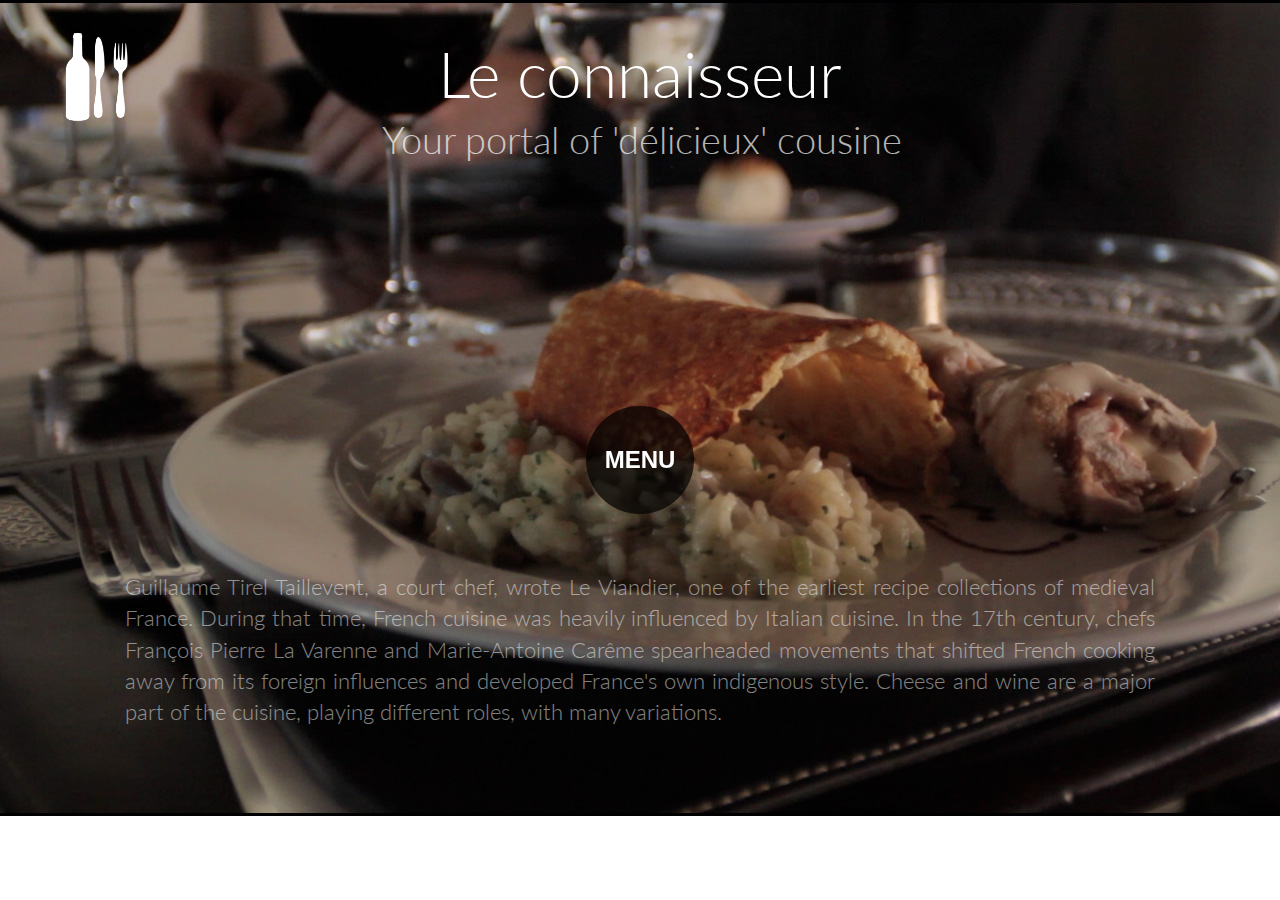
<file: index.html>
<!DOCTYPE html>
    <html lang="en" class="no-js">
        <head>
            <meta charset="UTF-8" />
            <meta http-equiv="X-UA-Compatible" content="IE=edge,chrome=1"> 
            <meta name="viewport" content="width=device-width, initial-scale=1.0"> 
            <title>C|W</title>
        
            <link rel="stylesheet" type="text/css" href="css/demo.css" />
            <link rel="stylesheet" type="text/css" href="css/component2.css" />
            <script src="js/modernizr-2.6.2.min.js"></script>
        </head>
        <body>
            <div class="container">
                <!-- Top Navigation -->
                
                <header>
                    <h1 style="font-size:4em;">Le connaisseur<span>Your portal of 'délicieux' cousine</span></h1>	
                    
                </header>
                <div class="component">
                    
                    <!-- Start Nav Structure -->
                    <button class="cn-button" id="cn-button">Menu</button>
                    <div class="cn-wrapper" id="cn-wrapper">
                        <ul>
<!--                            <li><a href="#"><span>Wines</span></a></li>-->
                            <li><a href="#"><span>Cheese</span></a></li>
                            <li><a href="wine.html"><span>Wine</span></a></li>
                            <li><a href="order.html"><span>Order</span></a></li>
                            <li><a href="reservation.php"><span>Book<br>table</span></a></li>
                            <li><a href="bookings.html"><span>Bookings</span></a></li>
                            <li><a href="contact.html"><span>Contact</span></a></li>

                         </ul>
                    </div>
                    <!-- End of Nav Structure -->
                </div>
                <section>
                    <p>Guillaume Tirel Taillevent, a court chef, wrote Le Viandier, one of the earliest recipe collections of medieval France. During that time, French cuisine was heavily influenced by Italian cuisine. In the 17th century, chefs François Pierre La Varenne and Marie-Antoine Carême spearheaded movements that shifted French cooking away from its foreign influences and developed France's own indigenous style. Cheese and wine are a major part of the cuisine, playing different roles, with many variations.</p>
                    
                </section>
            </div><!-- /container -->
            <script src="js/polyfills.js"></script>
            <script src="js/demo2.js"></script>
        </body>
    </html>
</file>
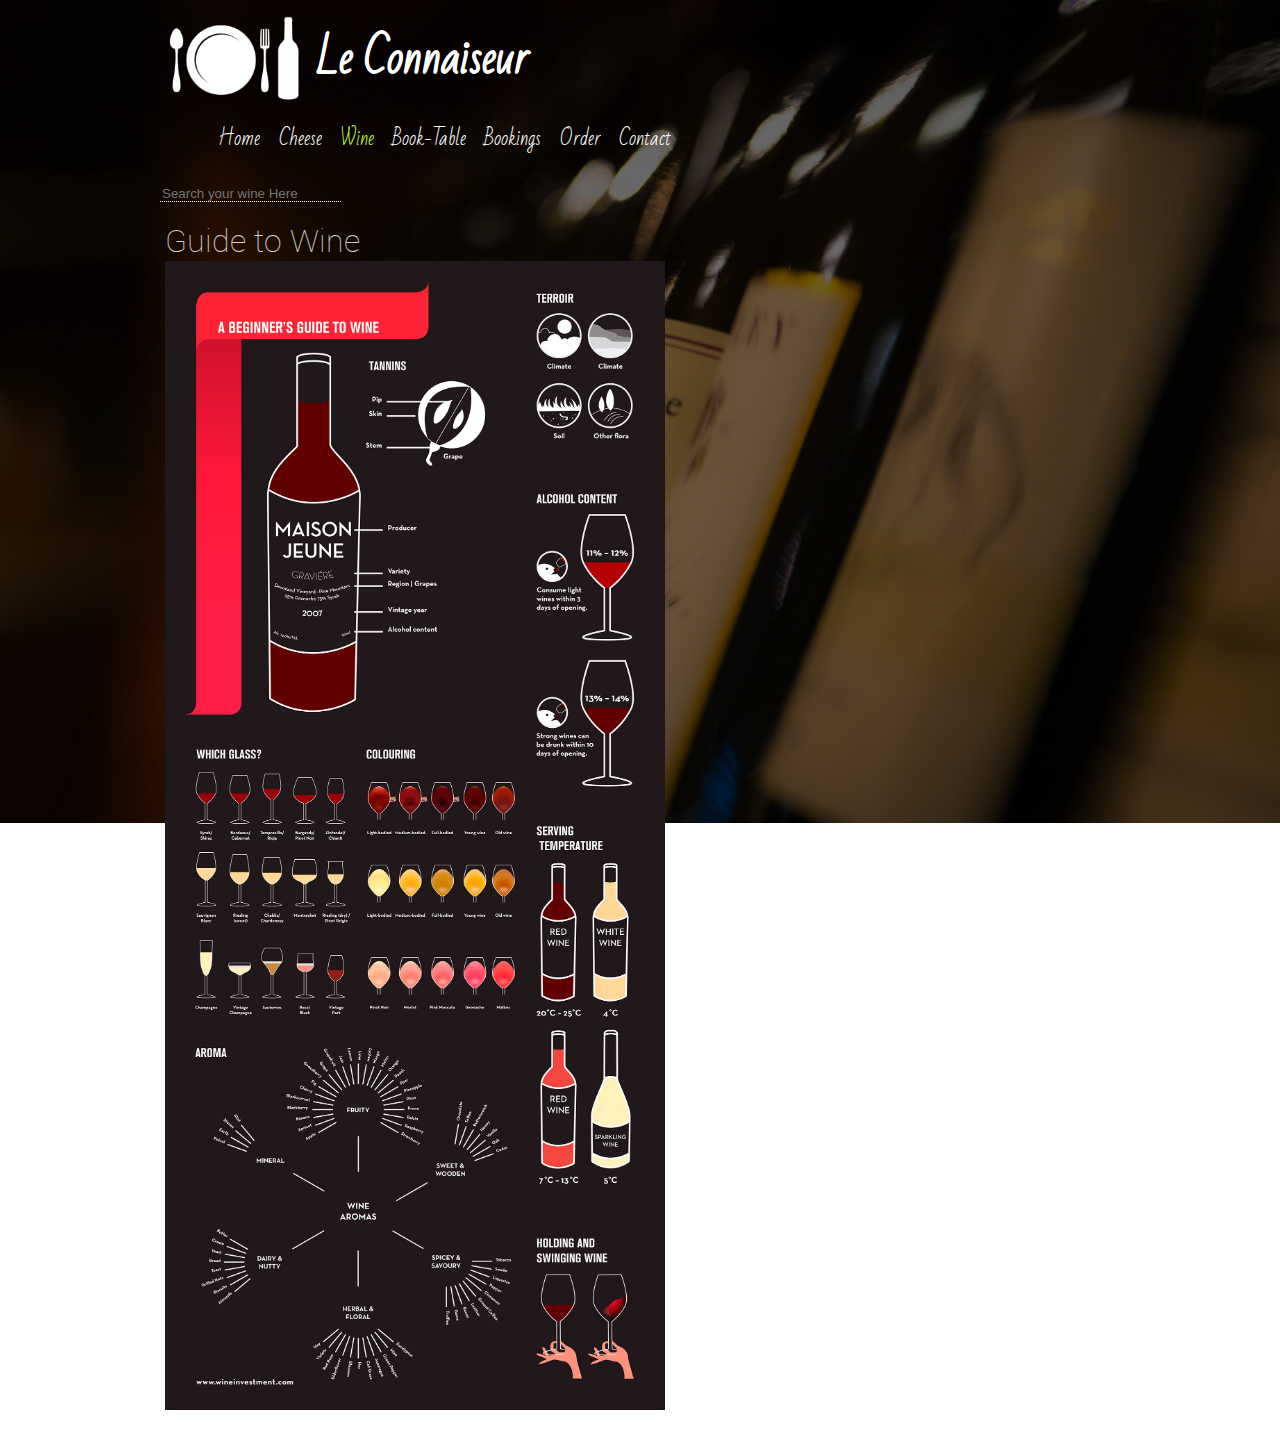
<file: wine.html>
<!DOCTYPE html>
    <html>
        <head>
            <meta charset="utf-8">
            <meta http-equiv="X-UA-Compatible" content="IE=edge,chrome=1">
            <title></title>
            <meta name="description" content="">
            <meta name="viewport" content="width=device-width">
            <link rel="stylesheet" href="css/wine.css">
            <link rel="stylesheet" href="css/960_24_col.css">
            <link rel="stylesheet" href="css/wine-bg.css">
            <!--  <link rel="stylesheet" type="text/css" href="css/icons.css"> -->
           
            
    <!--        fonts-->
         <link href='http://fonts.googleapis.com/css?family=Lato:100' rel='stylesheet' type='text/css'>
         <link href='http://fonts.googleapis.com/css?family=Bad+Script' rel='stylesheet' type='text/css'>
         <link href='http://fonts.googleapis.com/css?family=Roboto:100' rel='stylesheet' type='text/css'>

           <style>


           </style>
            
        </head>
        <body>

         <div class="wrapper">
             
             <div class="container_24">
                 <div class="header">
                     
                     <div class="grid_24">
                         <h4>Le Connaiseur</h4>
                         <nav id="nav">
                             <ul>
                                 <li><a href="index.html"><span class="icon-home"></span>   <span class="hm">Home</span></a></li>
                                 <li><a href="#"><span class="icon-food"></span>   <span class="hm">Cheese</span></a></li>
                                 <li><a href="#"><span style="color:#C0FF3E;">Wine</span></a></li>
                                 <li><a href="reservation.php"><span class="icon-paragraph-left"></span>   <span class="hm">Book-Table</span></a></li>
                                 <li><a href="bookings.html"><span>Bookings</span></a></li>
                                 <li><a href="order.html"><span class="icon-truck"></span>   <span class="hm">Order</span></a></li>
                                 <li><a href="contact.html"><span class="icon-phone"></span>   <span class="hm"> Contact</span></a></li>
                             </ul>
                         </nav>
                     </div>
                 </div>
                 
                 <input class="line" type="search" name="search" id="search" placeholder="Search your wine Here" />
                 
                 <div class="grid_12">
                     <p>
                        <span style="font-family: 'Roboto', sans-serif;; font-size:2em; color:white; opacity:0.8;">Guide to Wine</span>


                        <img src="img/beginwine.jpg" width=500px>
                        <!-- <p id="frenchwine">
                            
                            &nbsp;&nbsp;French wine is produced all throughout France, in quantities between 50 and 60 million hectolitres per year, or 7–8 billion bottles. France is the largest wine producer in the world.[1] French wine traces its history to the 6th century BC, with many of France's regions dating their wine-making history to Roman times. The wines produced range from expensive high-end wines sold internationally to more modest wines usually only seen within France.<br>

&nbsp;&nbsp;Two concepts central to higher end French wines are the notion of "terroir", which links the style of the wines to the specific locations where the grapes are grown and the wine is made, and the Appellation d'Origine Contrôlée (AOC) system. Appellation rules closely define which grape varieties and winemaking practices are approved for classification in each of France's several hundred geographically defined appellations, which can cover entire regions, individual villages or even specific vineyards.<br>

&nbsp;&nbsp;France is the source of many grape varieties (Cabernet Sauvignon, Chardonnay, Pinot noir, Sauvignon blanc, Syrah) that are now planted throughout the world, as well as wine-making practices and styles of wine that have been adopted in other producing countries. Although some producers have benefited in recent years from rising prices and increased demand for some of the prestige wines from Burgundy and Bordeaux, the French wine industry as a whole has been influenced by a slight decline in domestic consumption.<br>
                        
                        </p> -->
                     </p>
                 </div>
                 <div class="grid_12" id="update"></div>
                 
                
            </div>
             
         </div>   
         
          <script src="js/jquery.js"></script> 
    <script src="js/script.js"></script>
    


    
        </body>
    </html>
</file>
<file: css/demo.css>
@import url(http://fonts.googleapis.com/css?family=Lato:300,400,700);
@font-face {
	font-family: 'codropsicons';
	src:url('../fonts/codropsicons/codropsicons.eot');
	src:url('../fonts/codropsicons/codropsicons.eot?#iefix') format('embedded-opentype'),
		url('../fonts/codropsicons/codropsicons.woff') format('woff'),
		url('../fonts/codropsicons/codropsicons.ttf') format('truetype'),
		url('../fonts/codropsicons/codropsicons.svg#codropsicons') format('svg');
	font-weight: normal;
	font-style: normal;
}

.container > header,
.codrops-top,
.container > section {
	font-family: 'Lato', Arial, sans-serif;
}

.container > header {
	margin: 0 auto;
	padding: 2em;
	text-align: center;
	background: rgba(0,0,0,0.01);
}

.container > header h1 {
	font-size: 2.625em;
	line-height: 1.3;
	margin: 0;
	font-weight: 300;
    background-image:url(../img/wine-fork.png);
    background-repeat:no-repeat;
    background-size:1em 1.4em;
    background-position:.5em 0em
}

.container > header span {
	display: block;
	font-size: 60%;
	opacity: 0.7;
	padding: 0 0 0.6em 0.1em;
}















.container > section {
	padding: 2em;
	font-size: 1.4em;
	max-width: 50em;
	margin: 0 auto;
}

.container > section p {
	padding: 0.8em 0;
	text-align: justify;
	opacity: 0.5;
	font-weight: 300;
	line-height: 1.4;
}

@media screen and (max-width: 25em) {

	.codrops-icon span {
		display: none;
	}

}
</file>
<file: css/component2.css>
* {
	position: relative;
	-moz-box-sizing: border-box;
	box-sizing: border-box;
	margin: 0;
	padding: 0;
	list-style: none;
}

html,
body {
	height: 100%;
}

body {
	/*background: #52be7f;*/	
	background: url(../img/foood.jpg) no-repeat;

	color: #fff;
}

.component {
	position: relative;
	margin-bottom: 3em;
	height: 15em;
/*    Background Shading*/
	background: rgba(0,0,0,0);
	font-family: 'Lato', Arial, sans-serif;
}

.component > h2 {
	position: absolute;
	overflow: hidden;
	width: 100%;
	text-align: center;
	text-transform: uppercase;
	white-space: nowrap;
	font-weight: 300;
	font-style: italic;
	font-size: 12em;
	opacity: 0.1;
	cursor: default;
}

.cn-button {
	position: absolute;
	top: 100%;
	left: 50%;
	z-index: 11;
	margin-top: -2.25em;
	margin-left: -2.25em;
	padding-top: 0em;
	width: 4.5em;
	height: 4.5em;
	border: none;
	border-radius: 50%;
	background: none;
	/*background-color: #fff;
*/	/*color: #52be7f;*/
	background-color: rgba(0,0,0,0.7);
	color: white;
	text-align: center;
	font-weight: 700;
	font-size: 1.5em;
	text-transform: uppercase;
	cursor: pointer;
	-webkit-backface-visibility: hidden;
}

.csstransforms .cn-wrapper {
	position: absolute;
	top: 100%;
	left: 50%;
	z-index: 10;
	margin-top: -13em;
	margin-left: -13.5em;
	width: 27em;
	height: 27em;
	border-radius: 50%;
	background: transparent;
	opacity: 0;
	-webkit-transition: all .3s ease 0.3s;
	-moz-transition: all .3s ease 0.3s;
	transition: all .3s ease 0.3s;
	-webkit-transform: scale(0.1);
	-ms-transform: scale(0.1);
	-moz-transform: scale(0.1);
	transform: scale(0.1);
	pointer-events: none;
	overflow: hidden;
}

/*cover to prevent extra space of anchors from being clickable*/
.csstransforms .cn-wrapper:after{
  content:".";
  display:block;
  font-size:2em;
  width:6.2em;
  height:6.2em;
  position: absolute;
  left: 50%;
  margin-left: -3.1em;
  top:50%;
  margin-top: -3.1em;
  border-radius: 50%;
  z-index:10;
  color: transparent;
}

.csstransforms .opened-nav {
	border-radius: 50%;
	opacity: 1;
	-webkit-transition: all .3s ease;
	-moz-transition: all .3s ease;
	transition: all .3s ease;
	-webkit-transform: scale(1);
	-moz-transform: scale(1);
	-ms-transform: scale(1);
	transform: scale(1);
	pointer-events: auto;
}

.csstransforms .cn-wrapper li {
	position: absolute;
	top: 50%;
	left: 50%;
	overflow: hidden;
	margin-top: -1.3em;
	margin-left: -10em;
	width: 10em;
	height: 10em;
	font-size: 1.5em;
	-webkit-transition: all .3s ease;
	-moz-transition: all .3s ease;
	transition: all .3s ease;
	-webkit-transform: rotate(76deg) skew(60deg);
	-moz-transform: rotate(76deg) skew(60deg);
	-ms-transform: rotate(76deg) skew(60deg);
	transform: rotate(76deg) skew(60deg);
	-webkit-transform-origin: 100% 100%;
	-moz-transform-origin: 100% 100%;
	transform-origin: 100% 100%;
	pointer-events: none;
}

.csstransforms .cn-wrapper li a {
	position: absolute;
	right: -7.25em;
	bottom: -7.25em;
	display: block;
	width: 14.5em;
	height: 14.5em;
	border-radius: 50%;
	/*background: #429a67;*/
	background-color: rgba(0,0,0,0.7);
	background: -webkit-radial-gradient(transparent 35%, rgba(0,0,0,0.5) 35%);
	background: -moz-radial-gradient(transparent 35%, rgba(0,0,0,0.5) 35%);
	background: radial-gradient(transparent 35%, rgba(0,0,0,0.5) 35%);
	color: #fff;
	text-align: center;
	text-decoration: none;
	font-size: 1.2em;
	line-height: 2;
	-webkit-transform: skew(-60deg) rotate(-75deg) scale(1);
	-moz-transform: skew(-60deg) rotate(-75deg) scale(1);
	-ms-transform: skew(-60deg) rotate(-75deg) scale(1);
	transform: skew(-60deg) rotate(-75deg) scale(1);
	-webkit-backface-visibility: hidden;
	backface-visibility: hidden;
	pointer-events: auto;
}

.csstransforms .cn-wrapper li a span {
	position: relative;
	top: 1.8em;
	display: block;
	font-size: .5em;
	font-weight: 700;
	text-transform: uppercase;
}

.csstransforms .cn-wrapper li a:hover,
.csstransforms .cn-wrapper li a:active,
.csstransforms .cn-wrapper li a:focus {
	background: -webkit-radial-gradient(transparent 35%, #449e6a 35%);
	background: -moz-radial-gradient(transparent 35%, #449e6a 35%);
	background: radial-gradient(transparent 35%, #449e6a 35%);
}

.csstransforms .opened-nav li {
	-webkit-transition: all .3s ease .3s;
	-moz-transition: all .3s ease .3s;
	transition: all .3s ease .3s;
}

.csstransforms .opened-nav li:first-child {
	-webkit-transform: rotate(-20deg) skew(60deg);
	-moz-transform: rotate(-20deg) skew(60deg);
	-ms-transform: rotate(-20deg) skew(60deg);
	transform: rotate(-20deg) skew(60deg);
}

.csstransforms .opened-nav li:nth-child(2) {
	-webkit-transform: rotate(12deg) skew(60deg);
	-moz-transform: rotate(12deg) skew(60deg);
	-ms-transform: rotate(12deg) skew(60deg);
	transform: rotate(12deg) skew(60deg);
}

.csstransforms .opened-nav  li:nth-child(3) {
	-webkit-transform: rotate(44deg) skew(60deg);
	-moz-transform: rotate(44deg) skew(60deg);
	-ms-transform: rotate(44deg) skew(60deg);
	transform: rotate(44deg) skew(60deg);
}

.csstransforms .opened-nav li:nth-child(4) {
	-webkit-transform: rotate(76deg) skew(60deg);
	-moz-transform: rotate(76deg) skew(60deg);
	-ms-transform: rotate(76deg) skew(60deg);
	transform: rotate(76deg) skew(60deg);
}

.csstransforms .opened-nav li:nth-child(5) {
	-webkit-transform: rotate(108deg) skew(60deg);
	-moz-transform: rotate(108deg) skew(60deg);
	-ms-transform: rotate(108deg) skew(60deg);
	transform: rotate(108deg) skew(60deg);
}

.csstransforms .opened-nav li:nth-child(6) {
	-webkit-transform: rotate(140deg) skew(60deg);
	-moz-transform: rotate(140deg) skew(60deg);
	-ms-transform: rotate(140deg) skew(60deg);
	transform: rotate(140deg) skew(60deg);
}

.csstransforms .opened-nav li:nth-child(7) {
	-webkit-transform: rotate(172deg) skew(60deg);
	-moz-transform: rotate(172deg) skew(60deg);
	-ms-transform: rotate(172deg) skew(60deg);
	transform: rotate(172deg) skew(60deg);
}

.no-csstransforms .cn-wrapper {
	overflow: hidden;
	margin: 10em auto;
	padding: .5em;
	text-align: center;
}

.no-csstransforms .cn-wrapper ul {
	display: inline-block;
}

.no-csstransforms .cn-wrapper li {
	float: left;
	width: 5em;
	height: 5em;
	background-color: #fff;
	text-align: center;
	font-size: 1em;
	line-height: 5em;
}

.no-csstransforms .cn-wrapper li a {
	display: block;
	width: 100%;
	height: 100%;
	color: inherit;
	text-decoration: none;
}

.no-csstransforms .cn-wrapper li a:hover,
.no-csstransforms .cn-wrapper li a:active,
.no-csstransforms .cn-wrapper li a:focus {
	background-color: #f8f8f8;
}

.no-csstransforms .cn-wrapper li.active a{
	background-color: #6F325C;
	color: #fff;
}

.no-csstransforms .cn-button {
	display: none;
}

@media only screen and (max-width: 620px) {
	.no-csstransforms li {
		width: 4em;
		height: 4em;
		line-height: 4em;
	}
}

@media only screen and (max-width: 500px) {
	.no-ccstransforms .cn-wrapper {
		padding: .5em;
	}

	.no-csstransforms .cn-wrapper li {
		width: 4em;
		height: 4em;
		font-size: .9em;
		line-height: 4em;
	}
}

@media only screen and (max-width: 480px) {
	.csstransforms .cn-wrapper {
		font-size: .68em;
	}

	.cn-button {
		font-size: 1em;
	}
}

@media only screen and (max-width:420px) {
	.no-csstransforms .cn-wrapper li {
		width: 100%;
		height: 3em;
		line-height: 3em;
	}
}
</file>
<file: css/wine.css>
@font-face
    {
    font-family:myfont1;
    src: url(../fonts/CaviarDreams.ttf);
    }
     @font-face
    {
    font-family:Bad Script;
    src: url(../fonts/BadScript-Regular.ttf);
    }
     @font-face
    {
    font-family:Lato;
    src: url(../fonts/Lato-Hairline.ttf);
    }
     @font-face
    {
    font-family:Roboto;
    src: url(../fonts/Roboto-Thin.ttf);
    }
    

    
    
.wrapper{
    margin-top: 1em;
    background: rgba(0,0,0,0);}



 .header h4,nav{
    margin:0px auto;
}
    
    .header h4{
    margin:0px;

        float:center;
        padding-left:.5em;
    color:white;
        font-size:2.7em;
      font-family: 'Bad Script', myfont1;
        text-shadow:0 0 0px white;
        -webkit-font-smoothing: antialiased;
    padding-left:3.5em;
        
        
    }



.grid_24 h4{
background-image:url(../img/wine-fork1.png);
    background-repeat:no-repeat;
    background-size:contain;
}



    nav{
        padding-top: 0px;
        margin-top:0px;
        font-size:1.2em;
    }

    nav a{
        transition: color 0.5s ease-in;
        -moz-transition: color 0.5s ease-in; /* Firefox 4 */
        -webkit-transition: color 0.5s ease-in; /* Safari and Chrome */
        -o-transition: color 0.5s ease-in; /* Opera */
    
        color:white;
        font-size:1em;

     text-decoration:none; 
     
    }



   nav a:hover{
        color: #C0FF3E;
    text-decoration:underline;
    }
   

 /*   nav a:hover > .hm{
        color: yellow;
    /*text-decoration:overline;*/
    }
   */
   nav a .hm{
        color: white;
       
        font-size:1em;
     text-decoration:none; 
    


    

    }

    /*nav a .hm:hover{

        color: white;
    }*/


    nav li{
        
        padding-top:0em;
        overflow:hidden; 
    display:inline-block;
         font-family: 'Bad Script', myfont1;
    
    }


    nav li a{
        
     padding-left:.7em;   
    }

nav li:first-child{

    padding-left:0em;
}



#update{
   
     font-family: 'Lato', sans-serif;
 color:white;
 /*height: 550px;*/
/* overflow: auto;*/
    
}
#update ul{
animation:myfirst 1s;
    -moz-animation:myfirst 1s;
-webkit-animation:myfirst 1s; /* Safari and Chrome */
    
}
#update p{
font-family: 'Roboto', sans-serif;
    text-align:justify;
}


.line {
    display: block;
    border: none;
    color: #fff;
    background: transparent;
    border-bottom: 1px dotted #fff;
    padding: 5px 2px 0 2px;
}
 
.line:focus {
    outline: none;
    border-color: #51CBEE;
}

#frenchwine{
    font-family: 'Roboto', sans-serif;
color:white;
    text-align:justify;




@keyframes myfirst
{
0% {opacity: 0.3;}
100% {opacity: 1.0;}
}

@-moz-keyframes myfirst
{
0% {opacity: 0.0;}
100% {opacity: 1.0;}
}

@-webkit-keyframes myfirst /* Safari and Chrome */
{
0% {opacity: 0.3;}
100% {opacity: 1.0;}
}
</file>
<file: css/960_24_col.css>
/*
  960 Grid System ~ Core CSS.
  Learn more ~ http://960.gs/

  Licensed under GPL and MIT.
*/

/*
  Forces backgrounds to span full width,
  even if there is horizontal scrolling.
  Increase this if your layout is wider.

  Note: IE6 works fine without this fix.
*/

body {
  min-width: 960px;
}

/* `Container
----------------------------------------------------------------------------------------------------*/

.container_24 {
  margin-left: auto;
  margin-right: auto;
  width: 960px;
}

/* `Grid >> Global
----------------------------------------------------------------------------------------------------*/

.grid_1,
.grid_2,
.grid_3,
.grid_4,
.grid_5,
.grid_6,
.grid_7,
.grid_8,
.grid_9,
.grid_10,
.grid_11,
.grid_12,
.grid_13,
.grid_14,
.grid_15,
.grid_16,
.grid_17,
.grid_18,
.grid_19,
.grid_20,
.grid_21,
.grid_22,
.grid_23,
.grid_24 {
  display: inline;
  float: left;
  margin-left: 5px;
  margin-right: 5px;
}

.push_1, .pull_1,
.push_2, .pull_2,
.push_3, .pull_3,
.push_4, .pull_4,
.push_5, .pull_5,
.push_6, .pull_6,
.push_7, .pull_7,
.push_8, .pull_8,
.push_9, .pull_9,
.push_10, .pull_10,
.push_11, .pull_11,
.push_12, .pull_12,
.push_13, .pull_13,
.push_14, .pull_14,
.push_15, .pull_15,
.push_16, .pull_16,
.push_17, .pull_17,
.push_18, .pull_18,
.push_19, .pull_19,
.push_20, .pull_20,
.push_21, .pull_21,
.push_22, .pull_22,
.push_23, .pull_23 {
  position: relative;
}

/* `Grid >> Children (Alpha ~ First, Omega ~ Last)
----------------------------------------------------------------------------------------------------*/

.alpha {
  margin-left: 0;
}

.omega {
  margin-right: 0;
}

/* `Grid >> 24 Columns
----------------------------------------------------------------------------------------------------*/

.container_24 .grid_1 {
  width: 30px;
}

.container_24 .grid_2 {
  width: 70px;
}

.container_24 .grid_3 {
  width: 110px;
}

.container_24 .grid_4 {
  width: 150px;
}

.container_24 .grid_5 {
  width: 190px;
}

.container_24 .grid_6 {
  width: 230px;
}

.container_24 .grid_7 {
  width: 270px;
}

.container_24 .grid_8 {
  width: 310px;
}

.container_24 .grid_9 {
  width: 350px;
}

.container_24 .grid_10 {
  width: 390px;
}

.container_24 .grid_11 {
  width: 430px;
}

.container_24 .grid_12 {
  width: 470px;
}

.container_24 .grid_13 {
  width: 510px;
}

.container_24 .grid_14 {
  width: 550px;
}

.container_24 .grid_15 {
  width: 590px;
}

.container_24 .grid_16 {
  width: 630px;
}

.container_24 .grid_17 {
  width: 670px;
}

.container_24 .grid_18 {
  width: 710px;
}

.container_24 .grid_19 {
  width: 750px;
}

.container_24 .grid_20 {
  width: 790px;
}

.container_24 .grid_21 {
  width: 830px;
}

.container_24 .grid_22 {
  width: 870px;
}

.container_24 .grid_23 {
  width: 910px;
}

.container_24 .grid_24 {
  width: 950px;
}

/* `Prefix Extra Space >> 24 Columns
----------------------------------------------------------------------------------------------------*/

.container_24 .prefix_1 {
  padding-left: 40px;
}

.container_24 .prefix_2 {
  padding-left: 80px;
}

.container_24 .prefix_3 {
  padding-left: 120px;
}

.container_24 .prefix_4 {
  padding-left: 160px;
}

.container_24 .prefix_5 {
  padding-left: 200px;
}

.container_24 .prefix_6 {
  padding-left: 240px;
}

.container_24 .prefix_7 {
  padding-left: 280px;
}

.container_24 .prefix_8 {
  padding-left: 320px;
}

.container_24 .prefix_9 {
  padding-left: 360px;
}

.container_24 .prefix_10 {
  padding-left: 400px;
}

.container_24 .prefix_11 {
  padding-left: 440px;
}

.container_24 .prefix_12 {
  padding-left: 480px;
}

.container_24 .prefix_13 {
  padding-left: 520px;
}

.container_24 .prefix_14 {
  padding-left: 560px;
}

.container_24 .prefix_15 {
  padding-left: 600px;
}

.container_24 .prefix_16 {
  padding-left: 640px;
}

.container_24 .prefix_17 {
  padding-left: 680px;
}

.container_24 .prefix_18 {
  padding-left: 720px;
}

.container_24 .prefix_19 {
  padding-left: 760px;
}

.container_24 .prefix_20 {
  padding-left: 800px;
}

.container_24 .prefix_21 {
  padding-left: 840px;
}

.container_24 .prefix_22 {
  padding-left: 880px;
}

.container_24 .prefix_23 {
  padding-left: 920px;
}

/* `Suffix Extra Space >> 24 Columns
----------------------------------------------------------------------------------------------------*/

.container_24 .suffix_1 {
  padding-right: 40px;
}

.container_24 .suffix_2 {
  padding-right: 80px;
}

.container_24 .suffix_3 {
  padding-right: 120px;
}

.container_24 .suffix_4 {
  padding-right: 160px;
}

.container_24 .suffix_5 {
  padding-right: 200px;
}

.container_24 .suffix_6 {
  padding-right: 240px;
}

.container_24 .suffix_7 {
  padding-right: 280px;
}

.container_24 .suffix_8 {
  padding-right: 320px;
}

.container_24 .suffix_9 {
  padding-right: 360px;
}

.container_24 .suffix_10 {
  padding-right: 400px;
}

.container_24 .suffix_11 {
  padding-right: 440px;
}

.container_24 .suffix_12 {
  padding-right: 480px;
}

.container_24 .suffix_13 {
  padding-right: 520px;
}

.container_24 .suffix_14 {
  padding-right: 560px;
}

.container_24 .suffix_15 {
  padding-right: 600px;
}

.container_24 .suffix_16 {
  padding-right: 640px;
}

.container_24 .suffix_17 {
  padding-right: 680px;
}

.container_24 .suffix_18 {
  padding-right: 720px;
}

.container_24 .suffix_19 {
  padding-right: 760px;
}

.container_24 .suffix_20 {
  padding-right: 800px;
}

.container_24 .suffix_21 {
  padding-right: 840px;
}

.container_24 .suffix_22 {
  padding-right: 880px;
}

.container_24 .suffix_23 {
  padding-right: 920px;
}

/* `Push Space >> 24 Columns
----------------------------------------------------------------------------------------------------*/

.container_24 .push_1 {
  left: 40px;
}

.container_24 .push_2 {
  left: 80px;
}

.container_24 .push_3 {
  left: 120px;
}

.container_24 .push_4 {
  left: 160px;
}

.container_24 .push_5 {
  left: 200px;
}

.container_24 .push_6 {
  left: 240px;
}

.container_24 .push_7 {
  left: 280px;
}

.container_24 .push_8 {
  left: 320px;
}

.container_24 .push_9 {
  left: 360px;
}

.container_24 .push_10 {
  left: 400px;
}

.container_24 .push_11 {
  left: 440px;
}

.container_24 .push_12 {
  left: 480px;
}

.container_24 .push_13 {
  left: 520px;
}

.container_24 .push_14 {
  left: 560px;
}

.container_24 .push_15 {
  left: 600px;
}

.container_24 .push_16 {
  left: 640px;
}

.container_24 .push_17 {
  left: 680px;
}

.container_24 .push_18 {
  left: 720px;
}

.container_24 .push_19 {
  left: 760px;
}

.container_24 .push_20 {
  left: 800px;
}

.container_24 .push_21 {
  left: 840px;
}

.container_24 .push_22 {
  left: 880px;
}

.container_24 .push_23 {
  left: 920px;
}

/* `Pull Space >> 24 Columns
----------------------------------------------------------------------------------------------------*/

.container_24 .pull_1 {
  left: -40px;
}

.container_24 .pull_2 {
  left: -80px;
}

.container_24 .pull_3 {
  left: -120px;
}

.container_24 .pull_4 {
  left: -160px;
}

.container_24 .pull_5 {
  left: -200px;
}

.container_24 .pull_6 {
  left: -240px;
}

.container_24 .pull_7 {
  left: -280px;
}

.container_24 .pull_8 {
  left: -320px;
}

.container_24 .pull_9 {
  left: -360px;
}

.container_24 .pull_10 {
  left: -400px;
}

.container_24 .pull_11 {
  left: -440px;
}

.container_24 .pull_12 {
  left: -480px;
}

.container_24 .pull_13 {
  left: -520px;
}

.container_24 .pull_14 {
  left: -560px;
}

.container_24 .pull_15 {
  left: -600px;
}

.container_24 .pull_16 {
  left: -640px;
}

.container_24 .pull_17 {
  left: -680px;
}

.container_24 .pull_18 {
  left: -720px;
}

.container_24 .pull_19 {
  left: -760px;
}

.container_24 .pull_20 {
  left: -800px;
}

.container_24 .pull_21 {
  left: -840px;
}

.container_24 .pull_22 {
  left: -880px;
}

.container_24 .pull_23 {
  left: -920px;
}

/* `Clear Floated Elements
----------------------------------------------------------------------------------------------------*/

/* http://sonspring.com/journal/clearing-floats */

.clear {
  clear: both;
  display: block;
  overflow: hidden;
  visibility: hidden;
  width: 0;
  height: 0;
}

/* http://www.yuiblog.com/blog/2010/09/27/clearfix-reloaded-overflowhidden-demystified */

.clearfix:before,
.clearfix:after,
.container_24:before,
.container_24:after {
  content: '.';
  display: block;
  overflow: hidden;
  visibility: hidden;
  font-size: 0;
  line-height: 0;
  width: 0;
  height: 0;
}

.clearfix:after,
.container_24:after {
  clear: both;
}

/*
  The following zoom:1 rule is specifically for IE6 + IE7.
  Move to separate stylesheet if invalid CSS is a problem.
*/

.clearfix,
.container_24 {
  zoom: 1;
}
</file>
<file: css/wine-bg.css>
body{
     background: url(../img/spilled-wiine.png) no-repeat;
    background-attachment: fixed;
     background-size:100% auto;
    
     height: 100%;
    }
</file>
<file: css/icons.css>
@font-face {
	font-family: 'icomoon';
	src:url('../fonts/IcoMoon/icomoon.eot');
	src:url('../fonts/IcoMoon/icomoon.eot?#iefix') format('embedded-opentype'),
		url('../fonts/IcoMoon/icomoon.woff') format('woff'),
		url('../fonts/IcoMoon/icomoon.ttf') format('truetype'),
		url('../fonts/IcoMoon/icomoon.svg#icomoon') format('svg');
	font-weight: normal;
	font-style: normal;
}

/* Use the following CSS code if you want to use data attributes for inserting your icons */
[data-icon]:before {
	font-family: 'icomoon';
	content: attr(data-icon);
	speak: none;
	font-weight: normal;
	font-variant: normal;
	text-transform: none;
	line-height: 1;
	-webkit-font-smoothing: antialiased;
	-moz-osx-font-smoothing: grayscale;
}

/* Use the following CSS code if you want to have a class per icon */
/*
Instead of a list of all class selectors,
you can use the generic selector below, but it's slower:
[class*="icon-"] {
*/
.icon-home, .icon-glass, .icon-arrow-right, .icon-food, .icon-paragraph-left, .icon-truck, .icon-phone {
	font-family: 'icomoon';
	speak: none;
	font-style: normal;
	font-weight: normal;
	font-variant: normal;
	text-transform: none;
	line-height: 1;
	-webkit-font-smoothing: antialiased;
}
.icon-home:before {
	content: "\e000";
}
.icon-glass:before {
	content: "\e001";
}
.icon-arrow-right:before {
	content: "\e002";
}
.icon-food:before {
	content: "\e003";
}
.icon-paragraph-left:before {
	content: "\e004";
}
.icon-truck:before {
	content: "\e005";
}
.icon-phone:before {
	content: "\e006";
}
</file>
